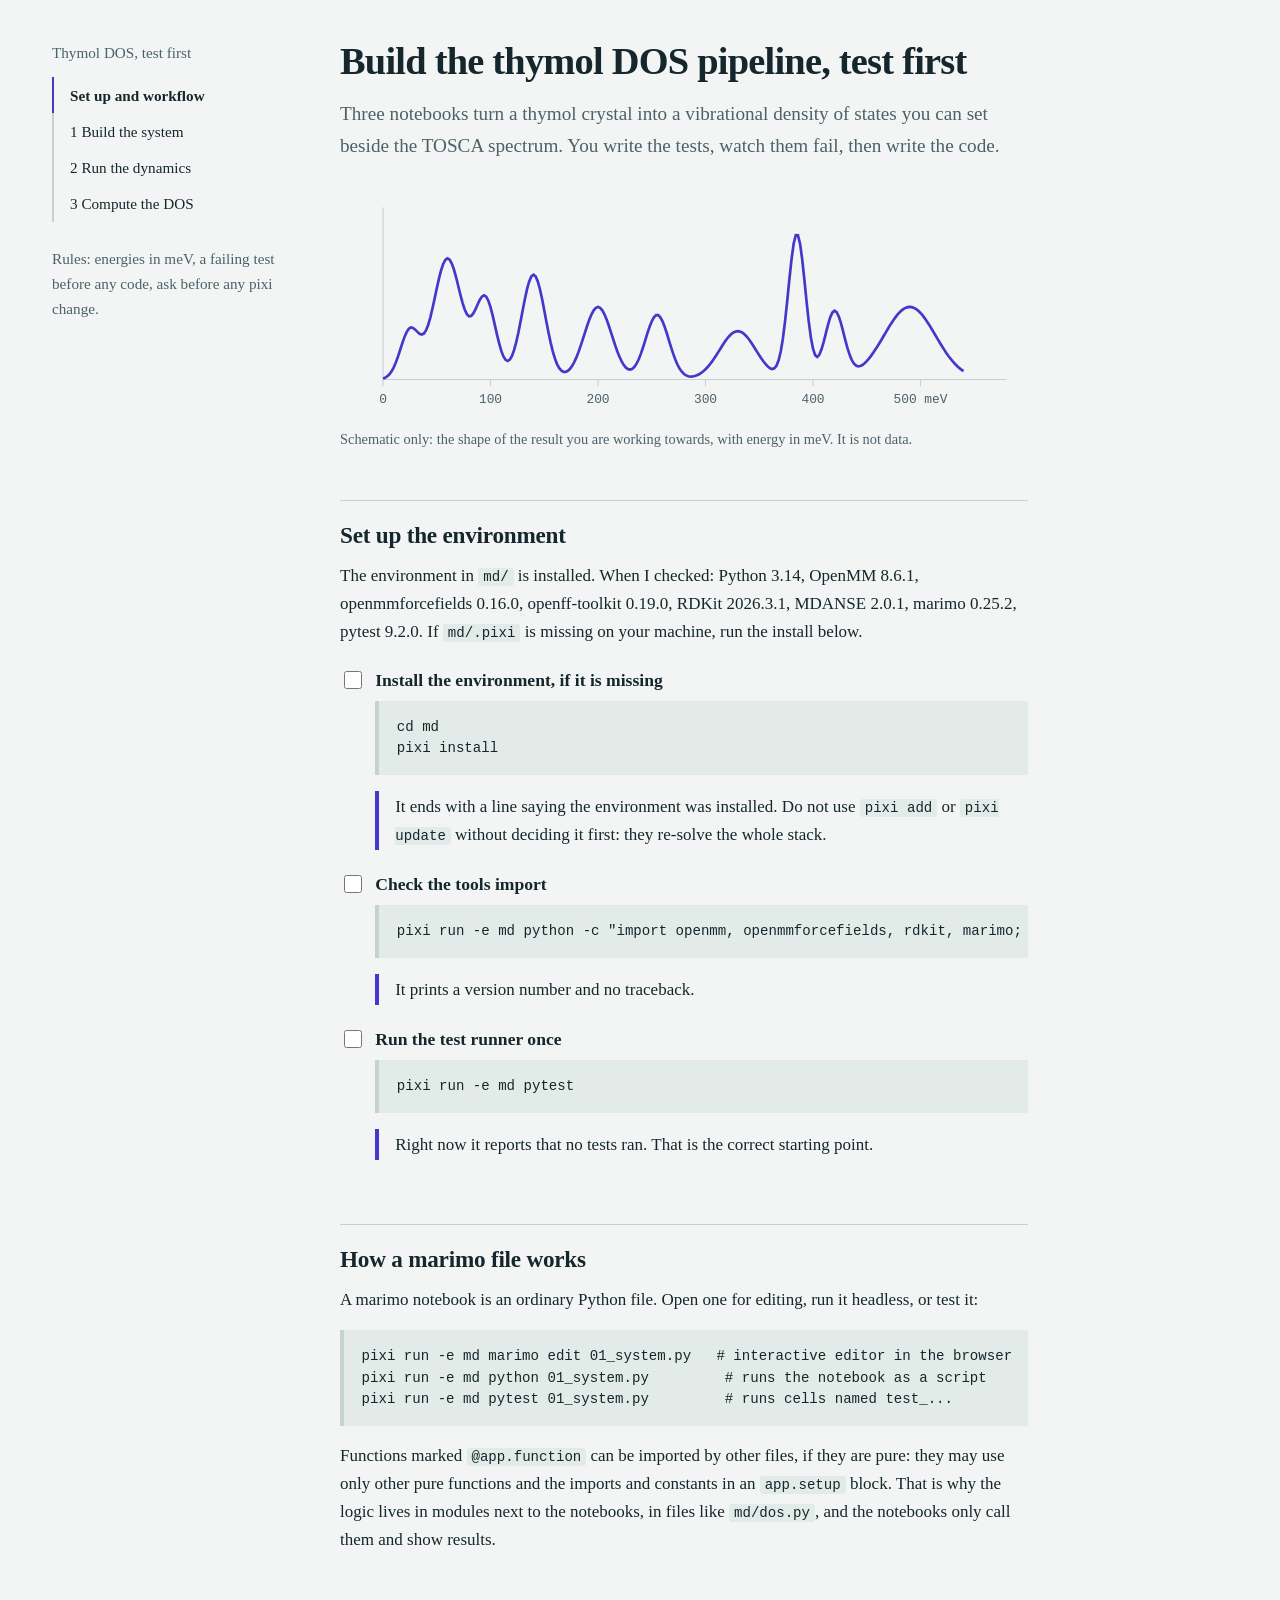
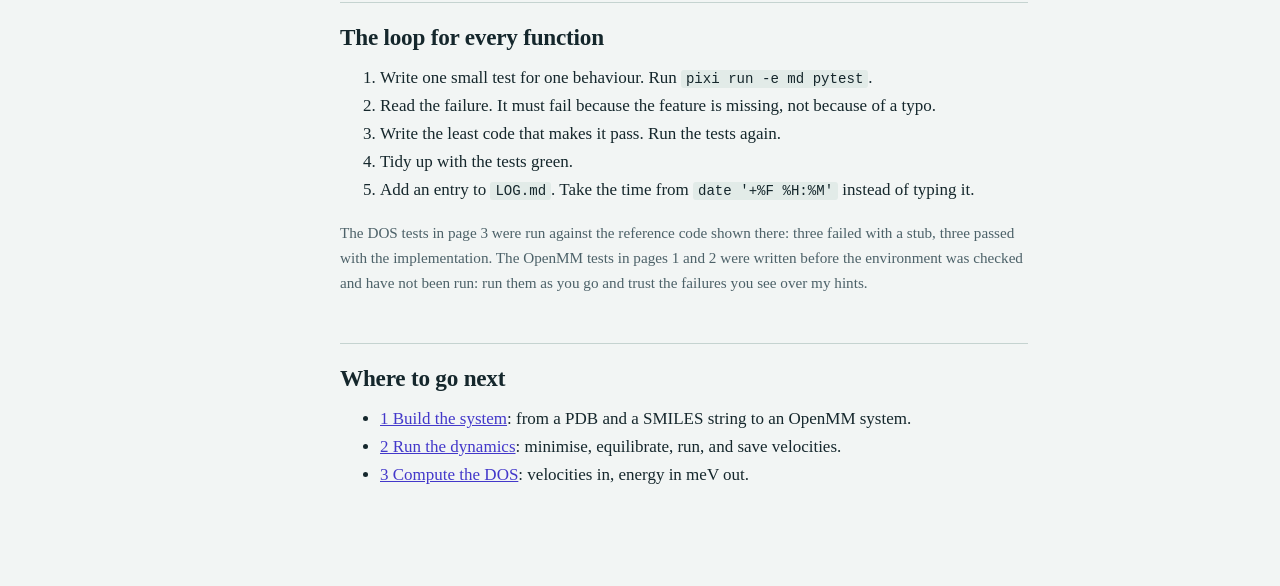
<file: docs/tutorials/index.html>
<!doctype html>
<html lang="en"><head><meta charset="utf-8"><meta name="viewport" content="width=device-width,initial-scale=1">
<title>Thymol DOS, test first</title><link rel="stylesheet" href="tutorial.css"></head>
<body><div class="shell"><nav class="rail" aria-label="Tutorial pages"><p>Thymol DOS, test first</p><ol>
<li><a href="index.html" aria-current="page">Set up and workflow</a></li>
<li><a href="01_system.html">1 Build the system</a></li>
<li><a href="02_run.html">2 Run the dynamics</a></li>
<li><a href="03_dos.html">3 Compute the DOS</a></li></ol>
<p>Rules: energies in meV, a failing test before any code, ask before any pixi change.</p></nav>
<main><h1>Build the thymol DOS pipeline, test first</h1>
<p class="lead">Three notebooks turn a thymol crystal into a vibrational density of states you can set beside the TOSCA spectrum. You write the tests, watch them fail, then write the code.</p>
<figure><svg viewBox="0 0 640 220" role="img" aria-label="Schematic density of states: intensity against energy in meV, with several peaks">
<rect x="0" y="0" width="640" height="220" fill="none"/>
<g stroke="var(--rule)" stroke-width="1" fill="none"><path d="M40 20V180H620"/>
<path d="M40 180v6M140 180v6M240 180v6M340 180v6M440 180v6M540 180v6"/></g>
<g fill="var(--muted)" font-size="12" font-family="ui-monospace,monospace" text-anchor="middle">
<text x="40" y="202">0</text><text x="140" y="202">100</text><text x="240" y="202">200</text><text x="340" y="202">300</text><text x="440" y="202">400</text><text x="540" y="202">500 meV</text></g>
<path d="M40 179.0 L42 178.3 L44 177.0 L46 175.1 L48 172.4 L50 168.7 L52 164.0 L54 158.5 L56 152.3 L58 146.1 L60 140.4 L62 135.9 L64 132.8 L66 131.6 L68 132.0 L70 133.6 L72 135.7 L74 137.5 L76 138.2 L78 137.3 L80 134.3 L82 129.3 L84 122.4 L86 114.0 L88 104.8 L90 95.4 L92 86.4 L94 78.6 L96 72.5 L98 68.7 L100 67.3 L102 68.5 L104 72.1 L106 77.7 L108 84.9 L110 93.0 L112 101.2 L114 108.7 L116 114.9 L118 119.2 L120 121.2 L122 120.9 L124 118.6 L126 114.8 L128 110.2 L130 106.0 L132 102.9 L134 101.7 L136 102.9 L138 106.7 L140 112.7 L142 120.4 L144 129.2 L146 138.0 L148 146.2 L150 153.2 L152 158.5 L154 161.7 L156 162.7 L158 161.5 L160 158.0 L162 152.5 L164 145.0 L166 136.0 L168 125.9 L170 115.3 L172 105.1 L174 95.9 L176 88.7 L178 84.1 L180 82.5 L182 84.1 L184 88.7 L186 96.0 L188 105.1 L190 115.5 L192 126.2 L194 136.5 L196 145.9 L198 154.1 L200 160.7 L202 165.9 L204 169.5 L206 171.8 L208 172.9 L210 172.9 L212 171.9 L214 170.0 L216 167.3 L218 163.6 L220 159.2 L222 154.1 L224 148.3 L226 142.2 L228 135.9 L230 129.8 L232 124.1 L234 119.3 L236 115.6 L238 113.3 L240 112.5 L242 113.3 L244 115.6 L246 119.3 L248 124.1 L250 129.8 L252 135.9 L254 142.1 L256 148.2 L258 153.9 L260 158.9 L262 163.2 L264 166.6 L266 169.0 L268 170.4 L270 170.8 L272 170.0 L274 168.1 L276 165.0 L278 160.9 L280 155.7 L282 149.8 L284 143.4 L286 136.9 L288 130.9 L290 125.8 L292 122.2 L294 120.2 L296 120.2 L298 122.2 L300 125.9 L302 131.0 L304 137.0 L306 143.6 L308 150.1 L310 156.2 L312 161.7 L314 166.3 L316 170.0 L318 172.8 L320 174.9 L322 176.2 L324 177.0 L326 177.3 L328 177.2 L330 176.8 L332 176.1 L334 175.1 L336 173.9 L338 172.3 L340 170.5 L342 168.4 L344 166.0 L346 163.4 L348 160.5 L350 157.5 L352 154.3 L354 151.1 L356 147.9 L358 144.9 L360 142.1 L362 139.7 L364 137.7 L366 136.2 L368 135.3 L370 135.0 L372 135.3 L374 136.2 L376 137.7 L378 139.7 L380 142.1 L382 144.9 L384 147.9 L386 151.1 L388 154.3 L390 157.5 L392 160.5 L394 163.3 L396 165.8 L398 168.0 L400 169.5 L402 170.2 L404 169.6 L406 167.2 L408 162.2 L410 153.9 L412 141.8 L414 126.0 L416 107.1 L418 87.1 L420 68.4 L422 53.7 L424 45.7 L426 45.8 L428 53.9 L430 68.6 L432 87.4 L434 107.3 L436 125.7 L438 140.7 L440 151.3 L442 157.3 L444 158.9 L446 156.8 L448 151.7 L450 144.7 L452 136.8 L454 128.9 L456 122.3 L458 117.8 L460 116.0 L462 117.3 L464 121.4 L466 127.6 L468 135.2 L470 143.1 L472 150.5 L474 156.8 L476 161.7 L478 165.0 L480 167.0 L482 167.7 L484 167.4 L486 166.5 L488 164.9 L490 162.9 L492 160.6 L494 158.0 L496 155.2 L498 152.2 L500 149.1 L502 145.8 L504 142.5 L506 139.1 L508 135.7 L510 132.3 L512 129.0 L514 126.0 L516 123.1 L518 120.4 L520 118.1 L522 116.1 L524 114.6 L526 113.4 L528 112.7 L530 112.5 L532 112.7 L534 113.4 L536 114.6 L538 116.1 L540 118.1 L542 120.4 L544 123.1 L546 126.0 L548 129.0 L550 132.3 L552 135.7 L554 139.1 L556 142.5 L558 145.8 L560 149.1 L562 152.2 L564 155.3 L566 158.1 L568 160.7 L570 163.2 L572 165.4 L574 167.4 L576 169.2 L578 170.9 L580 172.3" fill="none" stroke="var(--signal)" stroke-width="2.5"/></svg><figcaption>Schematic only: the shape of the result you are working towards, with energy in meV. It is not data.</figcaption></figure>
<h2>Set up the environment</h2>
<p>The environment in <code>md/</code> is installed. When I checked: Python 3.14, OpenMM 8.6.1, openmmforcefields 0.16.0, openff-toolkit 0.19.0, RDKit 2026.3.1, MDANSE 2.0.1, marimo 0.25.2, pytest 9.2.0. If <code>md/.pixi</code> is missing on your machine, run the install below.</p>
<section class="step"><input type="checkbox" aria-label="Done: Install the environment, if it is missing"><div><h3>Install the environment, if it is missing</h3><pre class=""><code>cd md
pixi install</code></pre><p class="expect">It ends with a line saying the environment was installed. Do not use <code>pixi add</code> or <code>pixi update</code> without deciding it first: they re-solve the whole stack.</p></div></section>
<section class="step"><input type="checkbox" aria-label="Done: Check the tools import"><div><h3>Check the tools import</h3><pre class=""><code>pixi run -e md python -c &quot;import openmm, openmmforcefields, rdkit, marimo; print(openmm.__version__)&quot;</code></pre><p class="expect">It prints a version number and no traceback.</p></div></section>
<section class="step"><input type="checkbox" aria-label="Done: Run the test runner once"><div><h3>Run the test runner once</h3><pre class=""><code>pixi run -e md pytest</code></pre><p class="expect">Right now it reports that no tests ran. That is the correct starting point.</p></div></section>
<h2>How a marimo file works</h2>
<p>A marimo notebook is an ordinary Python file. Open one for editing, run it headless, or test it:</p>
<pre class=""><code>pixi run -e md marimo edit 01_system.py   # interactive editor in the browser
pixi run -e md python 01_system.py         # runs the notebook as a script
pixi run -e md pytest 01_system.py         # runs cells named test_...</code></pre>
<p>Functions marked <code>@app.function</code> can be imported by other files, if they are pure: they may use only other pure functions and the imports and constants in an <code>app.setup</code> block. That is why the logic lives in modules next to the notebooks, in files like <code>md/dos.py</code>, and the notebooks only call them and show results.</p>
<h2>The loop for every function</h2>
<ol>
<li>Write one small test for one behaviour. Run <code>pixi run -e md pytest</code>.</li>
<li>Read the failure. It must fail because the feature is missing, not because of a typo.</li>
<li>Write the least code that makes it pass. Run the tests again.</li>
<li>Tidy up with the tests green.</li>
<li>Add an entry to <code>LOG.md</code>. Take the time from <code>date '+%F %H:%M'</code> instead of typing it.</li>
</ol>
<p class="note">The DOS tests in page 3 were run against the reference code shown there: three failed with a stub, three passed with the implementation. The OpenMM tests in pages 1 and 2 were written before the environment was checked and have not been run: run them as you go and trust the failures you see over my hints.</p>
<h2>Where to go next</h2>
<ul><li><a href="01_system.html">1 Build the system</a>: from a PDB and a SMILES string to an OpenMM system.</li>
<li><a href="02_run.html">2 Run the dynamics</a>: minimise, equilibrate, run, and save velocities.</li>
<li><a href="03_dos.html">3 Compute the DOS</a>: velocities in, energy in meV out.</li></ul></main></div><script src="progress.js"></script></body></html>
</file>
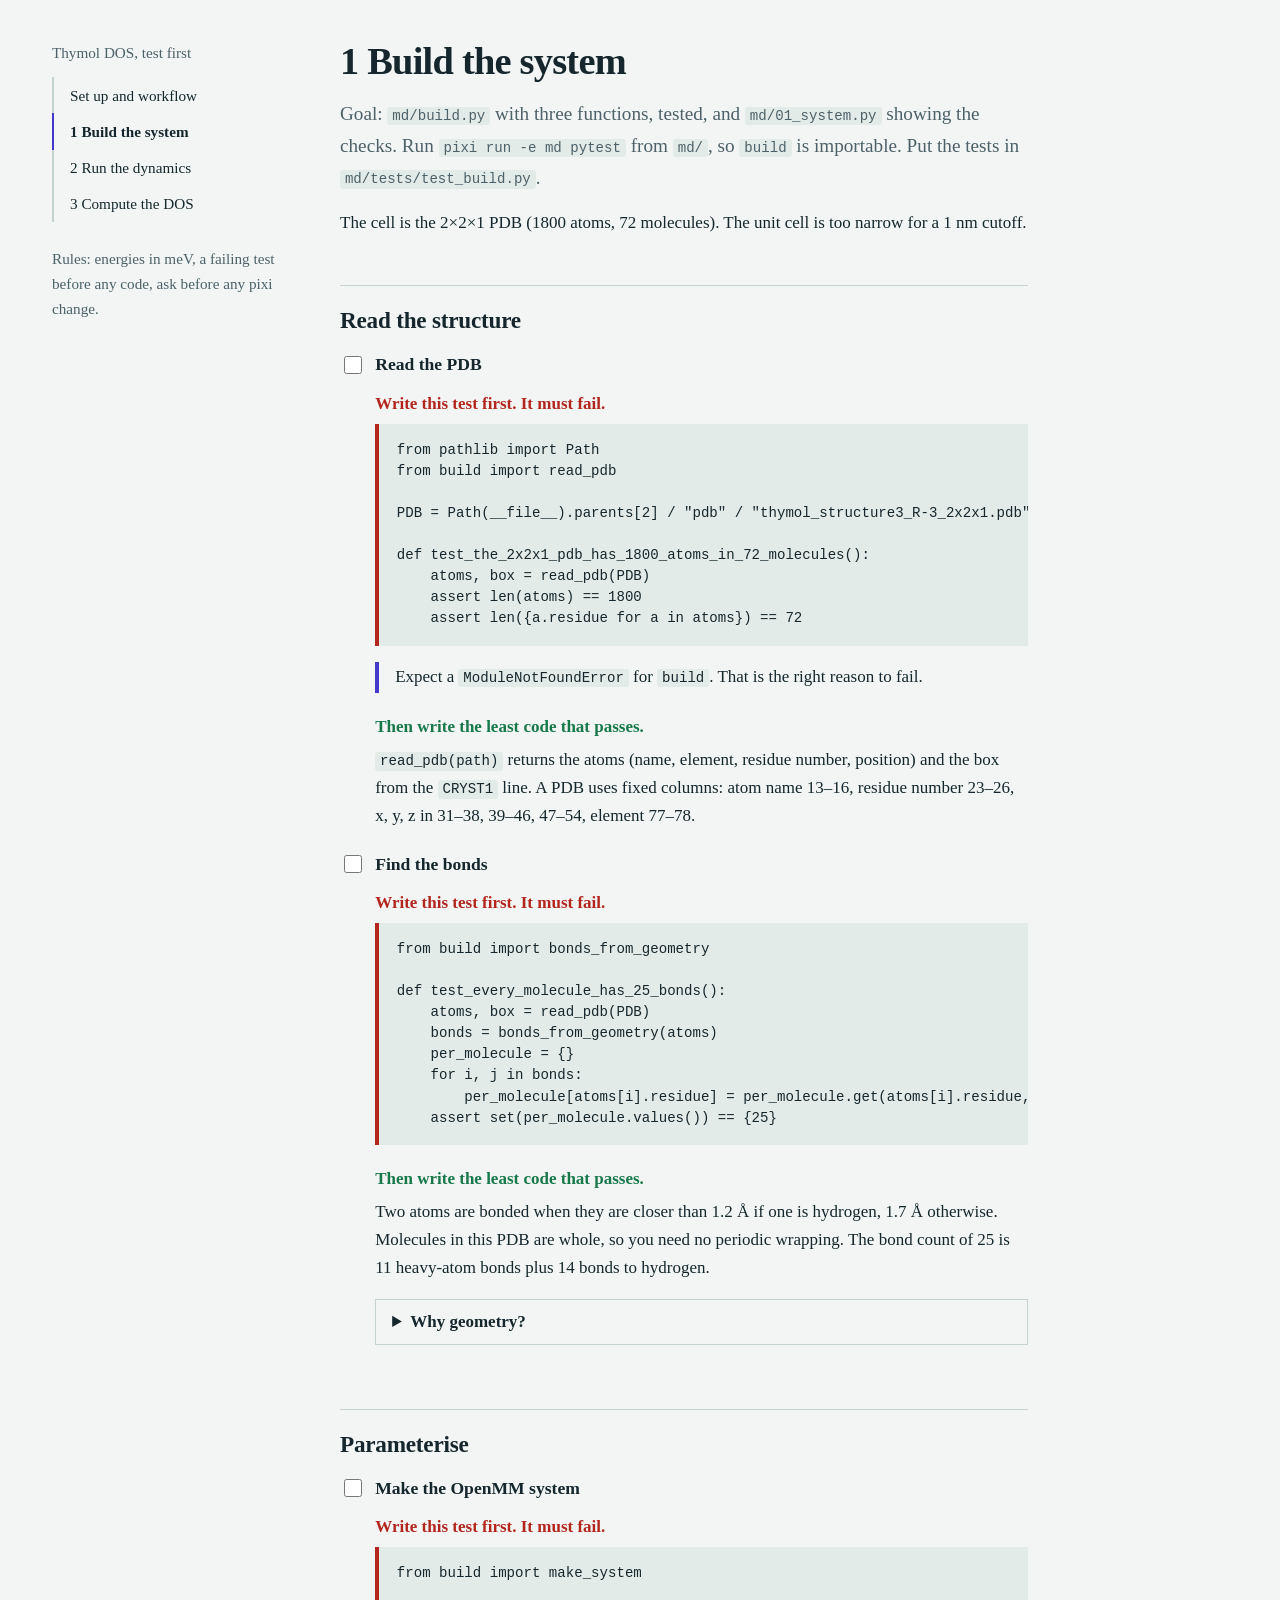
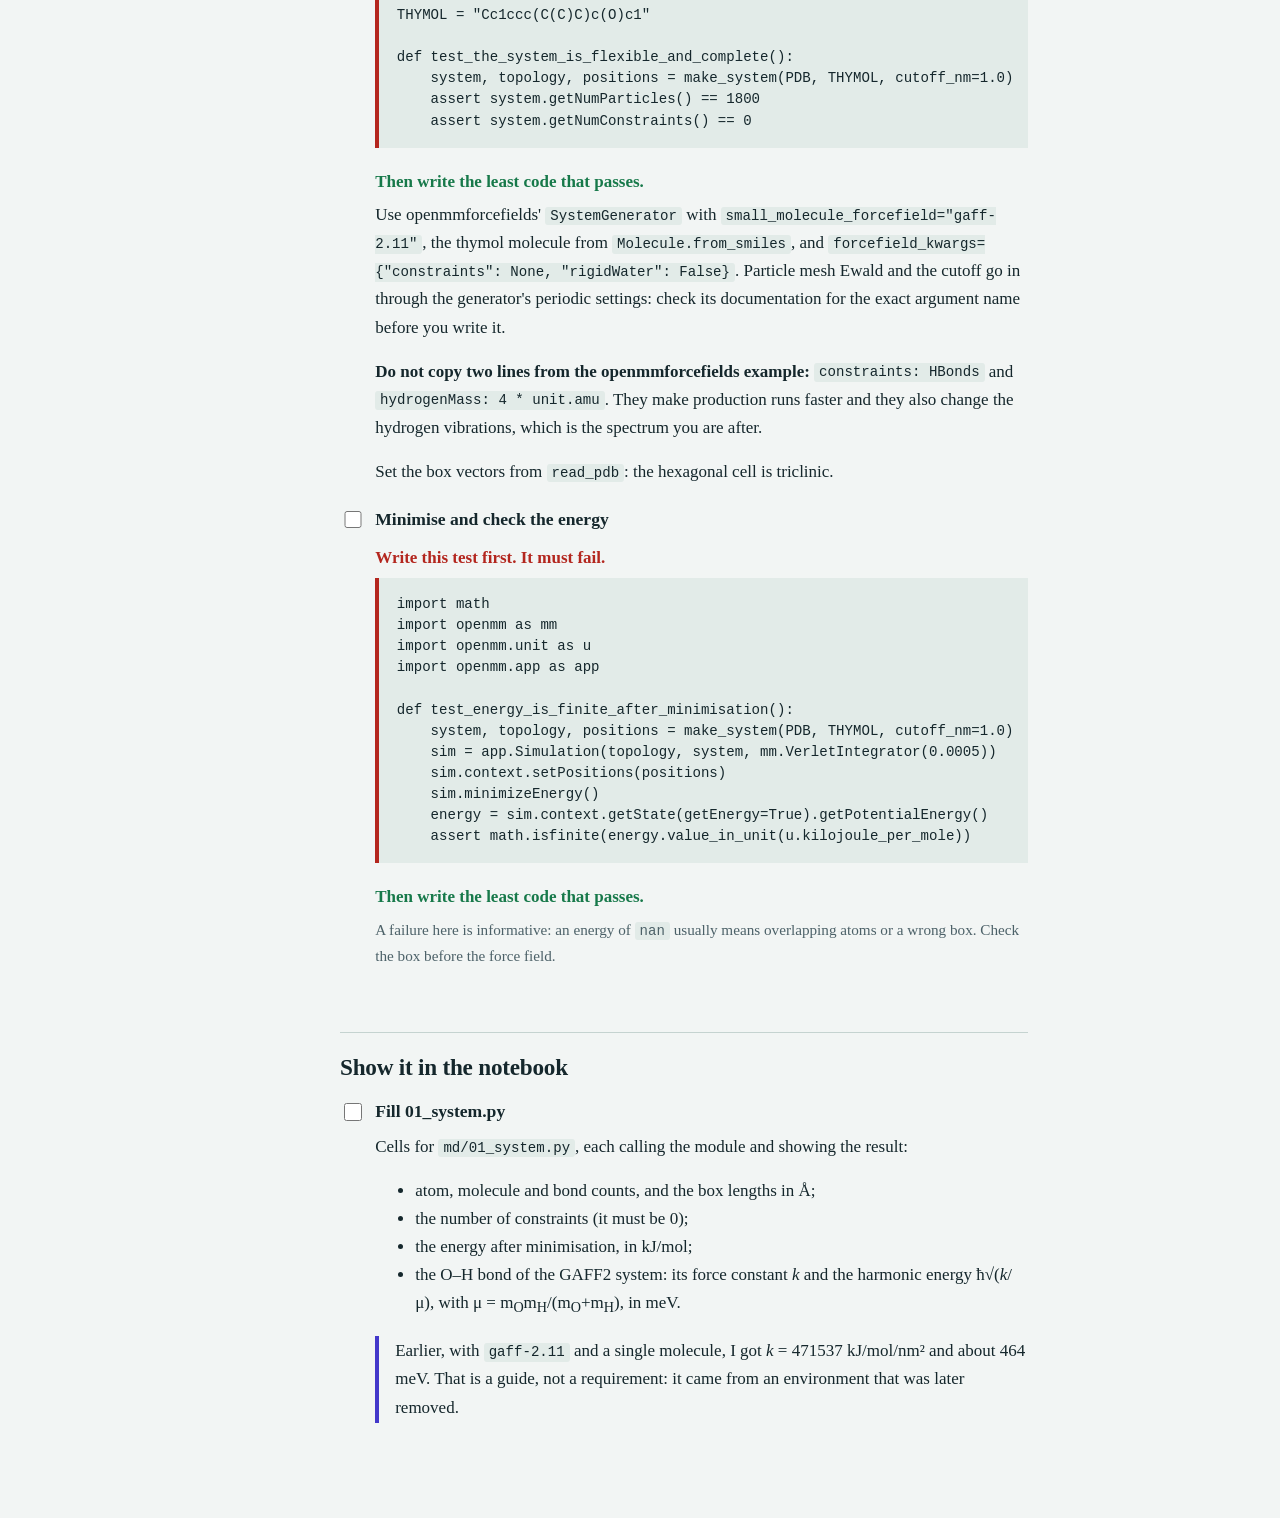
<file: docs/tutorials/01_system.html>
<!doctype html>
<html lang="en"><head><meta charset="utf-8"><meta name="viewport" content="width=device-width,initial-scale=1">
<title>1 Build the system</title><link rel="stylesheet" href="tutorial.css"></head>
<body><div class="shell"><nav class="rail" aria-label="Tutorial pages"><p>Thymol DOS, test first</p><ol>
<li><a href="index.html">Set up and workflow</a></li>
<li><a href="01_system.html" aria-current="page">1 Build the system</a></li>
<li><a href="02_run.html">2 Run the dynamics</a></li>
<li><a href="03_dos.html">3 Compute the DOS</a></li></ol>
<p>Rules: energies in meV, a failing test before any code, ask before any pixi change.</p></nav>
<main><h1>1 Build the system</h1>
<p class="lead">Goal: <code>md/build.py</code> with three functions, tested, and <code>md/01_system.py</code> showing the checks. Run <code>pixi run -e md pytest</code> from <code>md/</code>, so <code>build</code> is importable. Put the tests in <code>md/tests/test_build.py</code>.</p>
<p>The cell is the 2×2×1 PDB (1800 atoms, 72 molecules). The unit cell is too narrow for a 1 nm cutoff.</p>
<h2>Read the structure</h2>
<section class="step"><input type="checkbox" aria-label="Done: Read the PDB"><div><h3>Read the PDB</h3><span class="tag red">Write this test first. It must fail.</span><pre class="red"><code>from pathlib import Path
from build import read_pdb

PDB = Path(__file__).parents[2] / &quot;pdb&quot; / &quot;thymol_structure3_R-3_2x2x1.pdb&quot;

def test_the_2x2x1_pdb_has_1800_atoms_in_72_molecules():
    atoms, box = read_pdb(PDB)
    assert len(atoms) == 1800
    assert len({a.residue for a in atoms}) == 72</code></pre><p class="expect">Expect a <code>ModuleNotFoundError</code> for <code>build</code>. That is the right reason to fail.</p><span class="tag green">Then write the least code that passes.</span><p><code>read_pdb(path)</code> returns the atoms (name, element, residue number, position) and the box from the <code>CRYST1</code> line. A PDB uses fixed columns: atom name 13–16, residue number 23–26, x, y, z in 31–38, 39–46, 47–54, element 77–78.</p></div></section>
<section class="step"><input type="checkbox" aria-label="Done: Find the bonds"><div><h3>Find the bonds</h3><span class="tag red">Write this test first. It must fail.</span><pre class="red"><code>from build import bonds_from_geometry

def test_every_molecule_has_25_bonds():
    atoms, box = read_pdb(PDB)
    bonds = bonds_from_geometry(atoms)
    per_molecule = {}
    for i, j in bonds:
        per_molecule[atoms[i].residue] = per_molecule.get(atoms[i].residue, 0) + 1
    assert set(per_molecule.values()) == {25}</code></pre><span class="tag green">Then write the least code that passes.</span><p>Two atoms are bonded when they are closer than 1.2 Å if one is hydrogen, 1.7 Å otherwise. Molecules in this PDB are whole, so you need no periodic wrapping. The bond count of 25 is 11 heavy-atom bonds plus 14 bonds to hydrogen.</p><details><summary>Why geometry?</summary>The PDB has no bond records, and OpenMM cannot guess bonds for a residue it does not know. Without bonds the parameter generator cannot match the molecule.</details></div></section>
<h2>Parameterise</h2>
<section class="step"><input type="checkbox" aria-label="Done: Make the OpenMM system"><div><h3>Make the OpenMM system</h3><span class="tag red">Write this test first. It must fail.</span><pre class="red"><code>from build import make_system

THYMOL = &quot;Cc1ccc(C(C)C)c(O)c1&quot;

def test_the_system_is_flexible_and_complete():
    system, topology, positions = make_system(PDB, THYMOL, cutoff_nm=1.0)
    assert system.getNumParticles() == 1800
    assert system.getNumConstraints() == 0</code></pre><span class="tag green">Then write the least code that passes.</span><p>Use openmmforcefields' <code>SystemGenerator</code> with <code>small_molecule_forcefield="gaff-2.11"</code>, the thymol molecule from <code>Molecule.from_smiles</code>, and <code>forcefield_kwargs={"constraints": None, "rigidWater": False}</code>. Particle mesh Ewald and the cutoff go in through the generator's periodic settings: check its documentation for the exact argument name before you write it.</p>
<p><strong>Do not copy two lines from the openmmforcefields example:</strong> <code>constraints: HBonds</code> and <code>hydrogenMass: 4 * unit.amu</code>. They make production runs faster and they also change the hydrogen vibrations, which is the spectrum you are after.</p>
<p>Set the box vectors from <code>read_pdb</code>: the hexagonal cell is triclinic.</p></div></section>
<section class="step"><input type="checkbox" aria-label="Done: Minimise and check the energy"><div><h3>Minimise and check the energy</h3><span class="tag red">Write this test first. It must fail.</span><pre class="red"><code>import math
import openmm as mm
import openmm.unit as u
import openmm.app as app

def test_energy_is_finite_after_minimisation():
    system, topology, positions = make_system(PDB, THYMOL, cutoff_nm=1.0)
    sim = app.Simulation(topology, system, mm.VerletIntegrator(0.0005))
    sim.context.setPositions(positions)
    sim.minimizeEnergy()
    energy = sim.context.getState(getEnergy=True).getPotentialEnergy()
    assert math.isfinite(energy.value_in_unit(u.kilojoule_per_mole))</code></pre><span class="tag green">Then write the least code that passes.</span><p class="note">A failure here is informative: an energy of <code>nan</code> usually means overlapping atoms or a wrong box. Check the box before the force field.</p></div></section>
<h2>Show it in the notebook</h2>
<section class="step"><input type="checkbox" aria-label="Done: Fill 01_system.py"><div><h3>Fill 01_system.py</h3><p>Cells for <code>md/01_system.py</code>, each calling the module and showing the result:</p>
<ul><li>atom, molecule and bond counts, and the box lengths in Å;</li><li>the number of constraints (it must be 0);</li><li>the energy after minimisation, in kJ/mol;</li><li>the O–H bond of the GAFF2 system: its force constant <em>k</em> and the harmonic energy ħ√(<em>k</em>/μ), with μ = m<sub>O</sub>m<sub>H</sub>/(m<sub>O</sub>+m<sub>H</sub>), in meV.</li></ul>
<p class="expect">Earlier, with <code>gaff-2.11</code> and a single molecule, I got <em>k</em> = 471537 kJ/mol/nm² and about 464 meV. That is a guide, not a requirement: it came from an environment that was later removed.</p></div></section></main></div><script src="progress.js"></script></body></html>
</file>
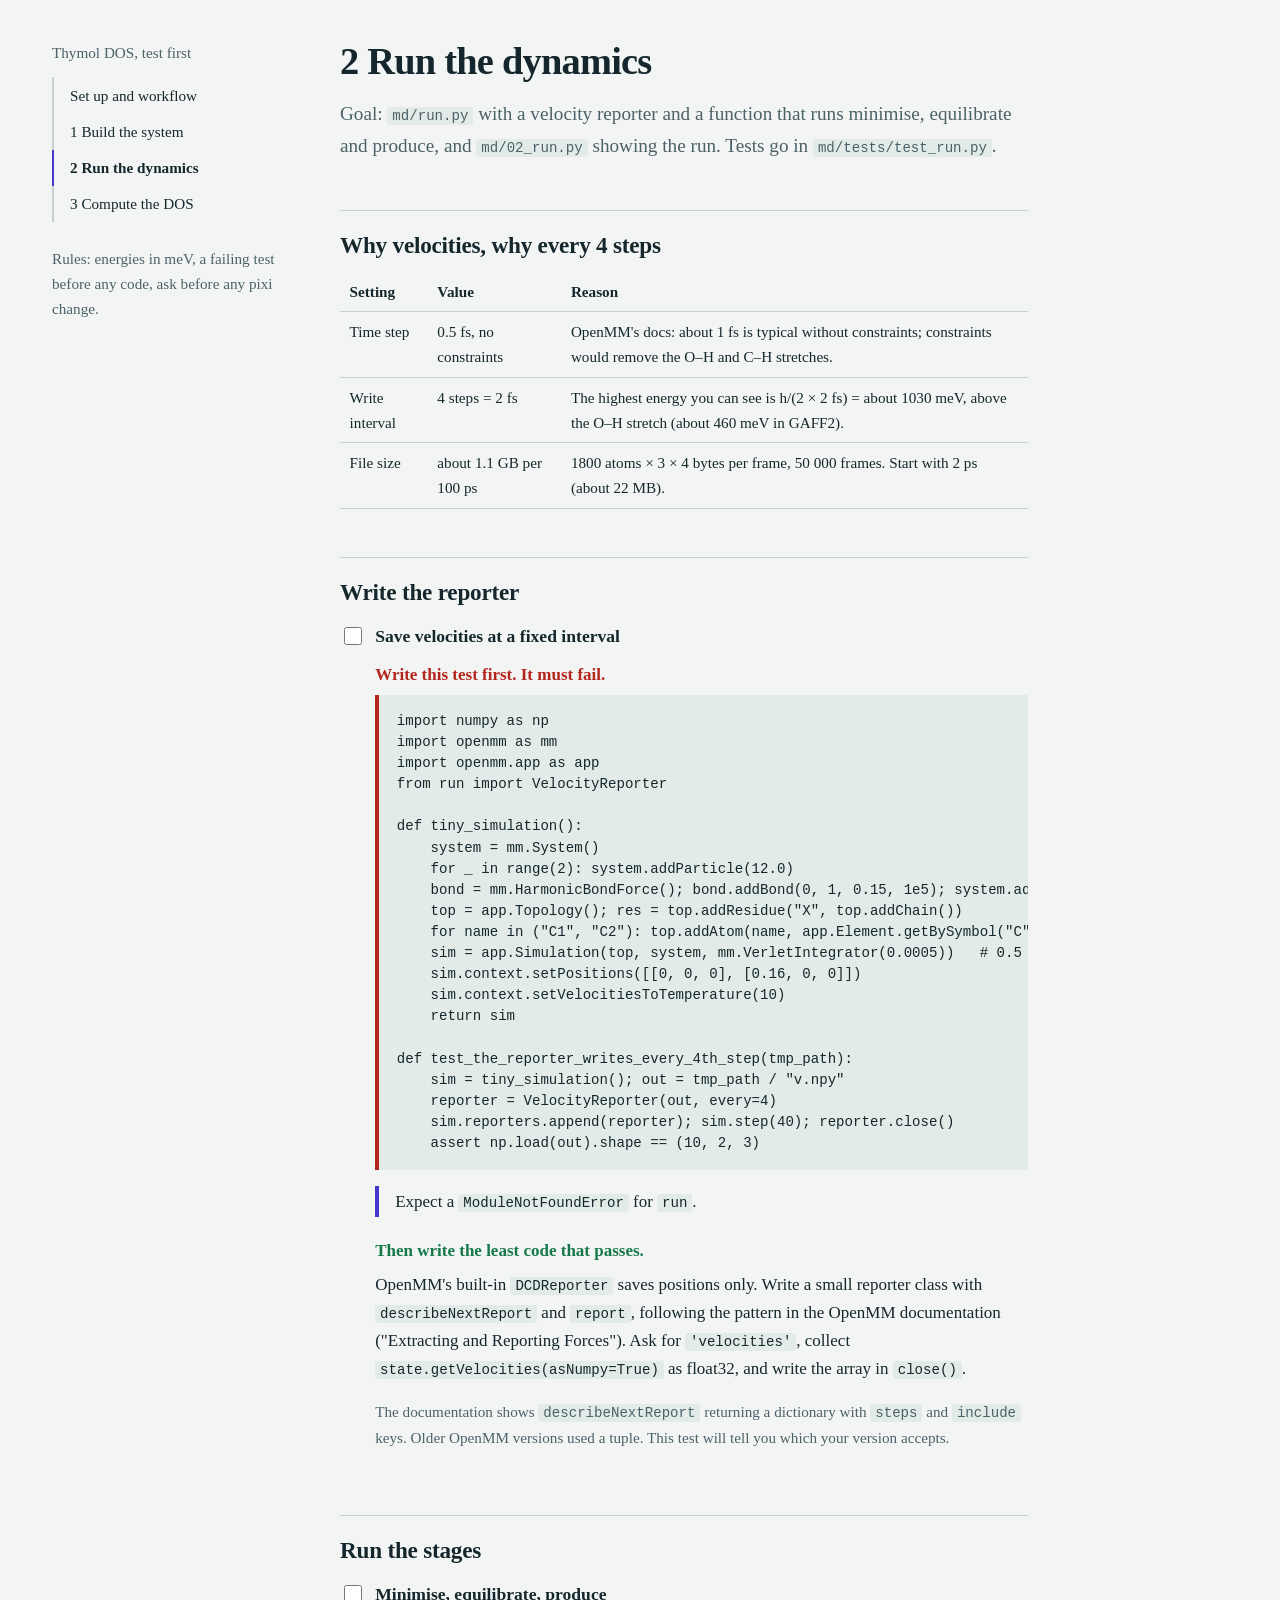
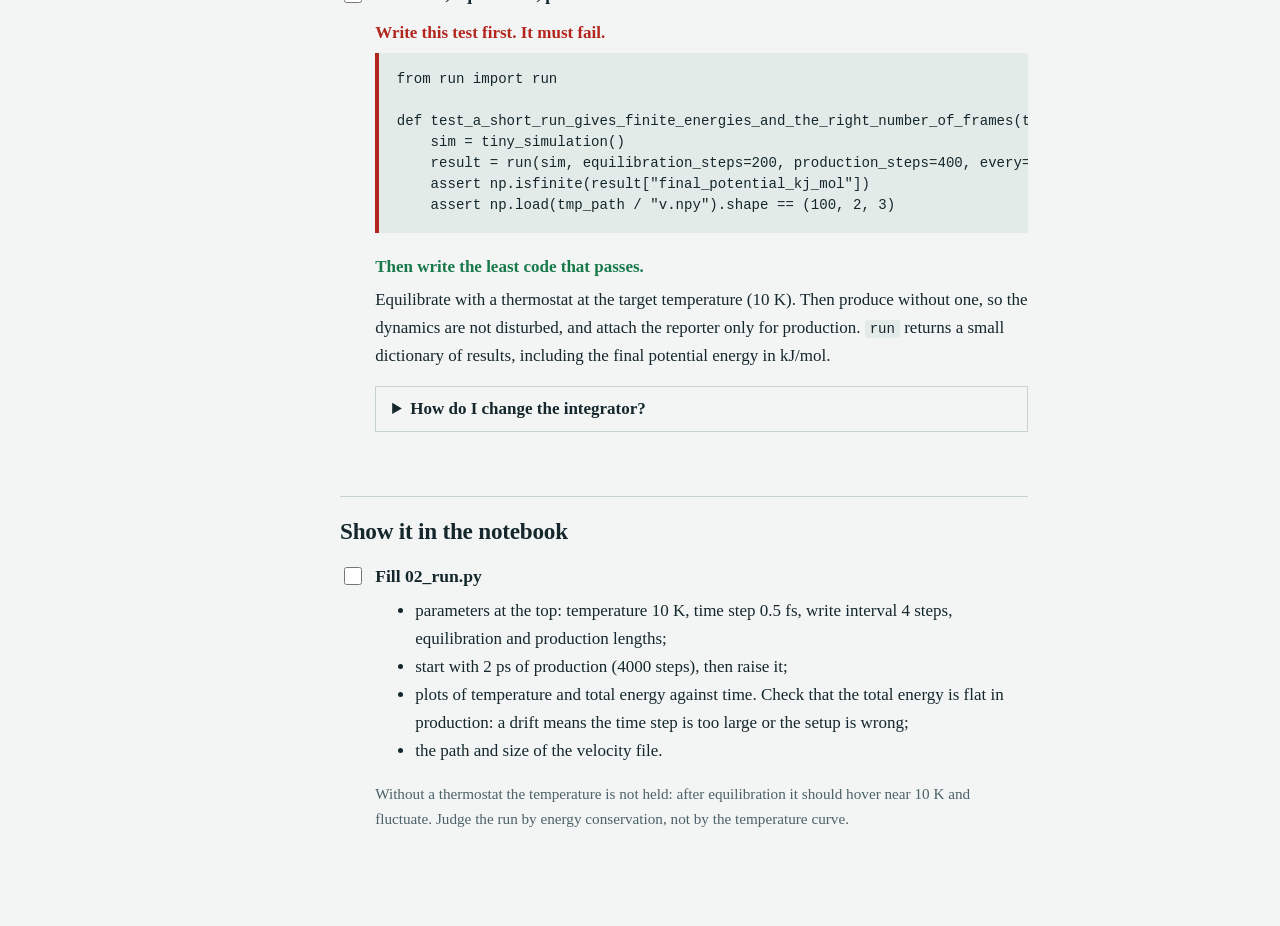
<file: docs/tutorials/02_run.html>
<!doctype html>
<html lang="en"><head><meta charset="utf-8"><meta name="viewport" content="width=device-width,initial-scale=1">
<title>2 Run the dynamics</title><link rel="stylesheet" href="tutorial.css"></head>
<body><div class="shell"><nav class="rail" aria-label="Tutorial pages"><p>Thymol DOS, test first</p><ol>
<li><a href="index.html">Set up and workflow</a></li>
<li><a href="01_system.html">1 Build the system</a></li>
<li><a href="02_run.html" aria-current="page">2 Run the dynamics</a></li>
<li><a href="03_dos.html">3 Compute the DOS</a></li></ol>
<p>Rules: energies in meV, a failing test before any code, ask before any pixi change.</p></nav>
<main><h1>2 Run the dynamics</h1>
<p class="lead">Goal: <code>md/run.py</code> with a velocity reporter and a function that runs minimise, equilibrate and produce, and <code>md/02_run.py</code> showing the run. Tests go in <code>md/tests/test_run.py</code>.</p>
<h2>Why velocities, why every 4 steps</h2>
<table><tr><th>Setting</th><th>Value</th><th>Reason</th></tr>
<tr><td>Time step</td><td>0.5 fs, no constraints</td><td>OpenMM's docs: about 1 fs is typical without constraints; constraints would remove the O–H and C–H stretches.</td></tr>
<tr><td>Write interval</td><td>4 steps = 2 fs</td><td>The highest energy you can see is h/(2 × 2 fs) = about 1030 meV, above the O–H stretch (about 460 meV in GAFF2).</td></tr>
<tr><td>File size</td><td>about 1.1 GB per 100 ps</td><td>1800 atoms × 3 × 4 bytes per frame, 50 000 frames. Start with 2 ps (about 22 MB).</td></tr></table>
<h2>Write the reporter</h2>
<section class="step"><input type="checkbox" aria-label="Done: Save velocities at a fixed interval"><div><h3>Save velocities at a fixed interval</h3><span class="tag red">Write this test first. It must fail.</span><pre class="red"><code>import numpy as np
import openmm as mm
import openmm.app as app
from run import VelocityReporter

def tiny_simulation():
    system = mm.System()
    for _ in range(2): system.addParticle(12.0)
    bond = mm.HarmonicBondForce(); bond.addBond(0, 1, 0.15, 1e5); system.addForce(bond)
    top = app.Topology(); res = top.addResidue(&quot;X&quot;, top.addChain())
    for name in (&quot;C1&quot;, &quot;C2&quot;): top.addAtom(name, app.Element.getBySymbol(&quot;C&quot;), res)
    sim = app.Simulation(top, system, mm.VerletIntegrator(0.0005))   # 0.5 fs, in ps
    sim.context.setPositions([[0, 0, 0], [0.16, 0, 0]])
    sim.context.setVelocitiesToTemperature(10)
    return sim

def test_the_reporter_writes_every_4th_step(tmp_path):
    sim = tiny_simulation(); out = tmp_path / &quot;v.npy&quot;
    reporter = VelocityReporter(out, every=4)
    sim.reporters.append(reporter); sim.step(40); reporter.close()
    assert np.load(out).shape == (10, 2, 3)</code></pre><p class="expect">Expect a <code>ModuleNotFoundError</code> for <code>run</code>.</p><span class="tag green">Then write the least code that passes.</span><p>OpenMM's built-in <code>DCDReporter</code> saves positions only. Write a small reporter class with <code>describeNextReport</code> and <code>report</code>, following the pattern in the OpenMM documentation ("Extracting and Reporting Forces"). Ask for <code>'velocities'</code>, collect <code>state.getVelocities(asNumpy=True)</code> as float32, and write the array in <code>close()</code>.</p>
<p class="note">The documentation shows <code>describeNextReport</code> returning a dictionary with <code>steps</code> and <code>include</code> keys. Older OpenMM versions used a tuple. This test will tell you which your version accepts.</p></div></section>
<h2>Run the stages</h2>
<section class="step"><input type="checkbox" aria-label="Done: Minimise, equilibrate, produce"><div><h3>Minimise, equilibrate, produce</h3><span class="tag red">Write this test first. It must fail.</span><pre class="red"><code>from run import run

def test_a_short_run_gives_finite_energies_and_the_right_number_of_frames(tmp_path):
    sim = tiny_simulation()
    result = run(sim, equilibration_steps=200, production_steps=400, every=4, velocity_file=tmp_path / &quot;v.npy&quot;)
    assert np.isfinite(result[&quot;final_potential_kj_mol&quot;])
    assert np.load(tmp_path / &quot;v.npy&quot;).shape == (100, 2, 3)</code></pre><span class="tag green">Then write the least code that passes.</span><p>Equilibrate with a thermostat at the target temperature (10 K). Then produce without one, so the dynamics are not disturbed, and attach the reporter only for production. <code>run</code> returns a small dictionary of results, including the final potential energy in kJ/mol.</p>
<details><summary>How do I change the integrator?</summary>Build a new <code>Simulation</code> for production from the same system, topology and the equilibrated positions and velocities. Do not copy the state through text files.</details></div></section>
<h2>Show it in the notebook</h2>
<section class="step"><input type="checkbox" aria-label="Done: Fill 02_run.py"><div><h3>Fill 02_run.py</h3><ul><li>parameters at the top: temperature 10 K, time step 0.5 fs, write interval 4 steps, equilibration and production lengths;</li>
<li>start with 2 ps of production (4000 steps), then raise it;</li>
<li>plots of temperature and total energy against time. Check that the total energy is flat in production: a drift means the time step is too large or the setup is wrong;</li>
<li>the path and size of the velocity file.</li></ul>
<p class="note">Without a thermostat the temperature is not held: after equilibration it should hover near 10 K and fluctuate. Judge the run by energy conservation, not by the temperature curve.</p></div></section></main></div><script src="progress.js"></script></body></html>
</file>
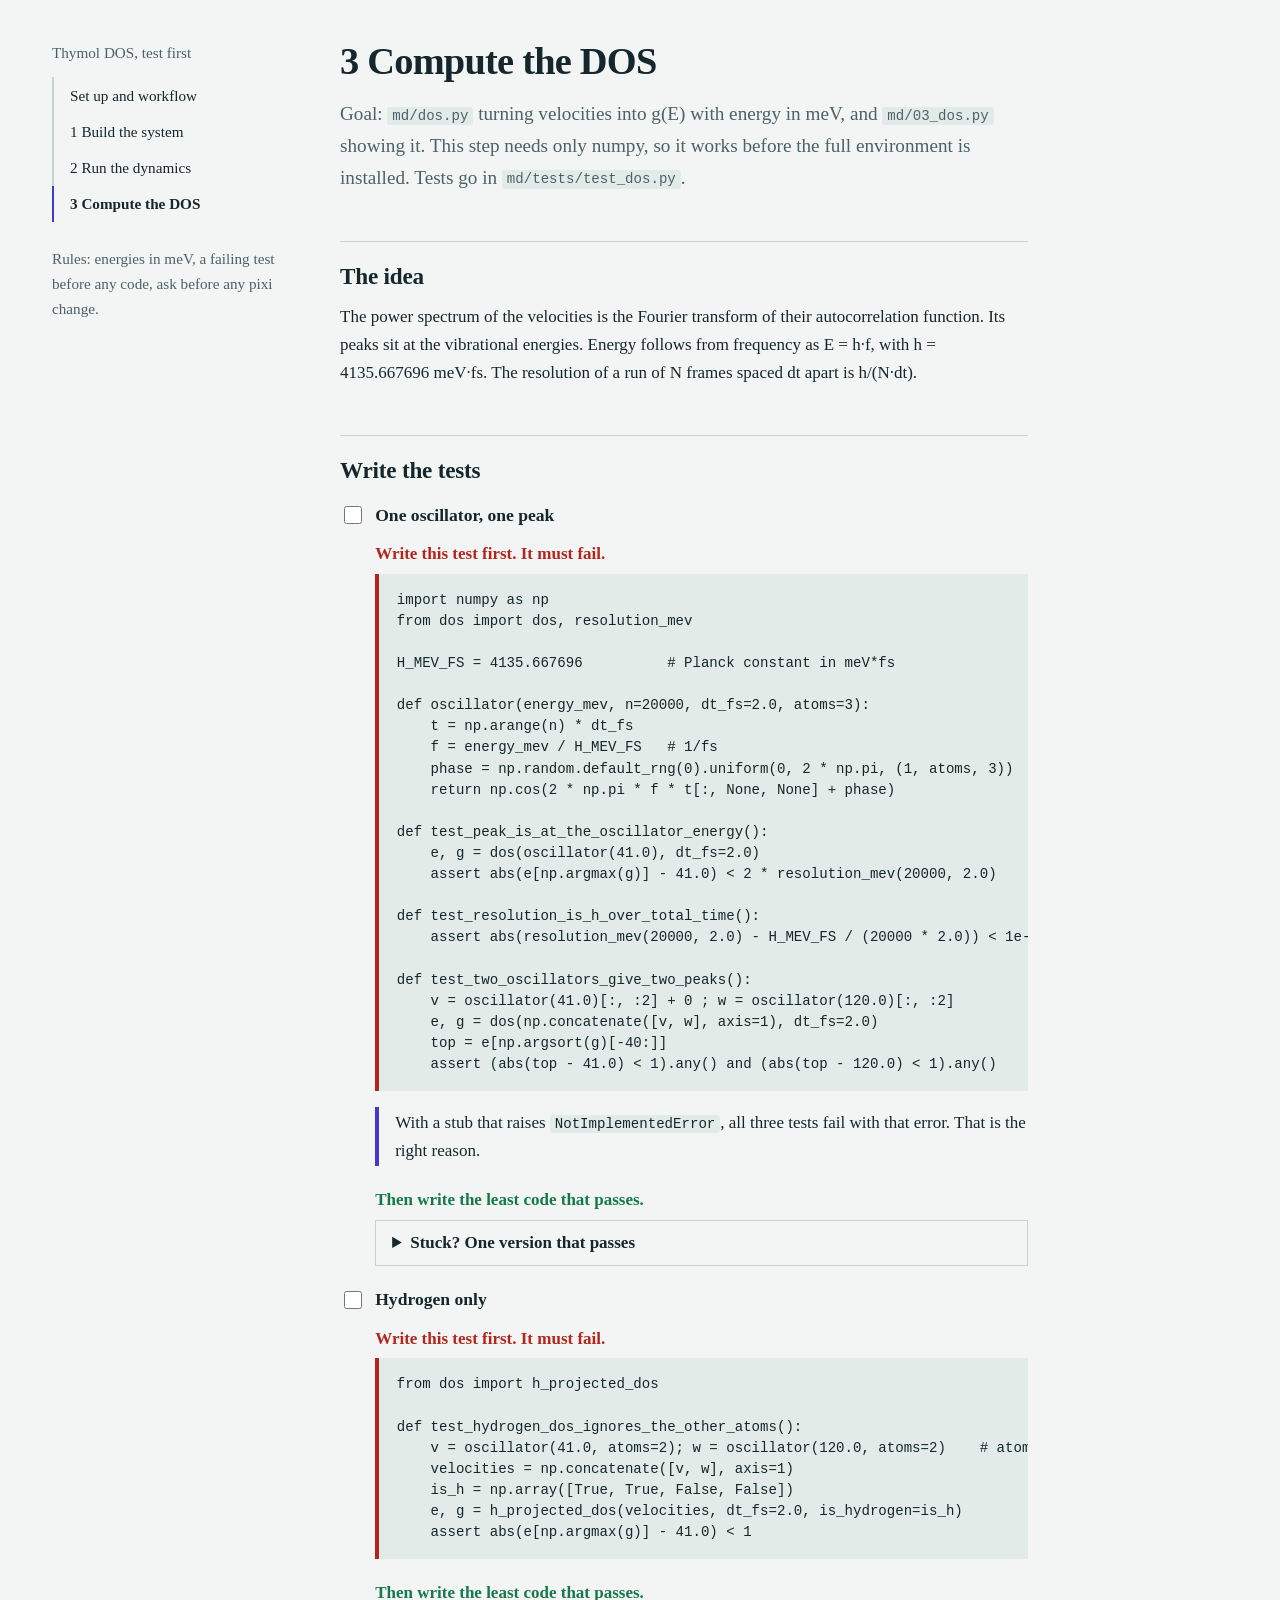
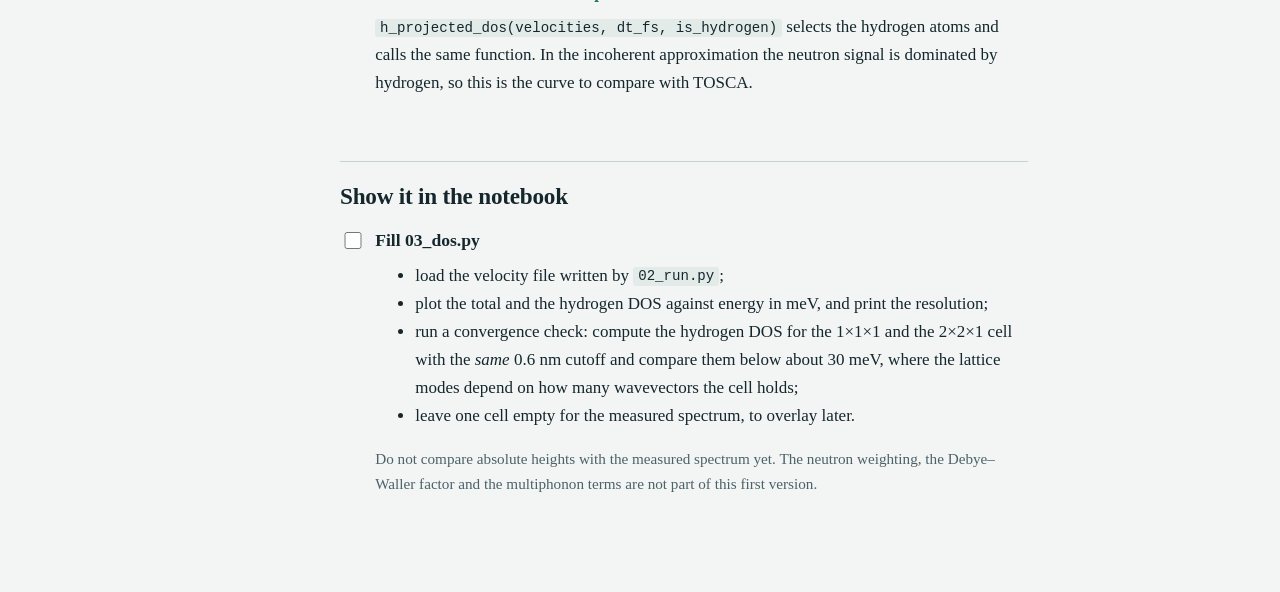
<file: docs/tutorials/03_dos.html>
<!doctype html>
<html lang="en"><head><meta charset="utf-8"><meta name="viewport" content="width=device-width,initial-scale=1">
<title>3 Compute the DOS</title><link rel="stylesheet" href="tutorial.css"></head>
<body><div class="shell"><nav class="rail" aria-label="Tutorial pages"><p>Thymol DOS, test first</p><ol>
<li><a href="index.html">Set up and workflow</a></li>
<li><a href="01_system.html">1 Build the system</a></li>
<li><a href="02_run.html">2 Run the dynamics</a></li>
<li><a href="03_dos.html" aria-current="page">3 Compute the DOS</a></li></ol>
<p>Rules: energies in meV, a failing test before any code, ask before any pixi change.</p></nav>
<main><h1>3 Compute the DOS</h1>
<p class="lead">Goal: <code>md/dos.py</code> turning velocities into g(E) with energy in meV, and <code>md/03_dos.py</code> showing it. This step needs only numpy, so it works before the full environment is installed. Tests go in <code>md/tests/test_dos.py</code>.</p>
<h2>The idea</h2>
<p>The power spectrum of the velocities is the Fourier transform of their autocorrelation function. Its peaks sit at the vibrational energies. Energy follows from frequency as E = h·f, with h = 4135.667696 meV·fs. The resolution of a run of N frames spaced dt apart is h/(N·dt).</p>
<h2>Write the tests</h2>
<section class="step"><input type="checkbox" aria-label="Done: One oscillator, one peak"><div><h3>One oscillator, one peak</h3><span class="tag red">Write this test first. It must fail.</span><pre class="red"><code>import numpy as np
from dos import dos, resolution_mev

H_MEV_FS = 4135.667696          # Planck constant in meV*fs

def oscillator(energy_mev, n=20000, dt_fs=2.0, atoms=3):
    t = np.arange(n) * dt_fs
    f = energy_mev / H_MEV_FS   # 1/fs
    phase = np.random.default_rng(0).uniform(0, 2 * np.pi, (1, atoms, 3))
    return np.cos(2 * np.pi * f * t[:, None, None] + phase)

def test_peak_is_at_the_oscillator_energy():
    e, g = dos(oscillator(41.0), dt_fs=2.0)
    assert abs(e[np.argmax(g)] - 41.0) &lt; 2 * resolution_mev(20000, 2.0)

def test_resolution_is_h_over_total_time():
    assert abs(resolution_mev(20000, 2.0) - H_MEV_FS / (20000 * 2.0)) &lt; 1e-9

def test_two_oscillators_give_two_peaks():
    v = oscillator(41.0)[:, :2] + 0 ; w = oscillator(120.0)[:, :2]
    e, g = dos(np.concatenate([v, w], axis=1), dt_fs=2.0)
    top = e[np.argsort(g)[-40:]]
    assert (abs(top - 41.0) &lt; 1).any() and (abs(top - 120.0) &lt; 1).any()</code></pre><p class="expect">With a stub that raises <code>NotImplementedError</code>, all three tests fail with that error. That is the right reason.</p><span class="tag green">Then write the least code that passes.</span><details><summary>Stuck? One version that passes</summary><pre class="green"><code>import numpy as np

H_MEV_FS = 4135.667696          # Planck constant in meV*fs

def resolution_mev(n_frames, dt_fs):
    return H_MEV_FS / (n_frames * dt_fs)

def dos(velocities, dt_fs):
    &quot;&quot;&quot;velocities: (n_frames, n_atoms, 3). Returns energy in meV and g(E) normalised to area 1.&quot;&quot;&quot;
    n = len(velocities)
    x = velocities.reshape(n, -1)
    x = (x - x.mean(0)) * np.hanning(n)[:, None]        # remove drift, taper the ends
    g = (np.abs(np.fft.rfft(x, axis=0)) ** 2).sum(1)     # power spectrum = Fourier transform of the VACF
    e = np.fft.rfftfreq(n, d=dt_fs) * H_MEV_FS
    return e, g / np.trapezoid(g, e)</code></pre><p class="note">With the reference version, all three tests passed in a numpy-only run. Try writing yours first.</p></details></div></section>
<section class="step"><input type="checkbox" aria-label="Done: Hydrogen only"><div><h3>Hydrogen only</h3><span class="tag red">Write this test first. It must fail.</span><pre class="red"><code>from dos import h_projected_dos

def test_hydrogen_dos_ignores_the_other_atoms():
    v = oscillator(41.0, atoms=2); w = oscillator(120.0, atoms=2)    # atoms 0-1 are H, atoms 2-3 are C
    velocities = np.concatenate([v, w], axis=1)
    is_h = np.array([True, True, False, False])
    e, g = h_projected_dos(velocities, dt_fs=2.0, is_hydrogen=is_h)
    assert abs(e[np.argmax(g)] - 41.0) &lt; 1</code></pre><span class="tag green">Then write the least code that passes.</span><p><code>h_projected_dos(velocities, dt_fs, is_hydrogen)</code> selects the hydrogen atoms and calls the same function. In the incoherent approximation the neutron signal is dominated by hydrogen, so this is the curve to compare with TOSCA.</p></div></section>
<h2>Show it in the notebook</h2>
<section class="step"><input type="checkbox" aria-label="Done: Fill 03_dos.py"><div><h3>Fill 03_dos.py</h3><ul><li>load the velocity file written by <code>02_run.py</code>;</li>
<li>plot the total and the hydrogen DOS against energy in meV, and print the resolution;</li>
<li>run a convergence check: compute the hydrogen DOS for the 1×1×1 and the 2×2×1 cell with the <em>same</em> 0.6 nm cutoff and compare them below about 30 meV, where the lattice modes depend on how many wavevectors the cell holds;</li>
<li>leave one cell empty for the measured spectrum, to overlay later.</li></ul>
<p class="note">Do not compare absolute heights with the measured spectrum yet. The neutron weighting, the Debye–Waller factor and the multiphonon terms are not part of this first version.</p></div></section></main></div><script src="progress.js"></script></body></html>
</file>
<file: docs/tutorials/tutorial.css>
:root{--paper:#F2F5F4;--ink:#15272C;--rule:#C5D3D0;--code:#E2EBE8;--signal:#4338CA;--red:#B3261E;--green:#17794A;--muted:#4C6168}
@media (prefers-color-scheme:dark){:root{--paper:#101C20;--ink:#E3ECEA;--rule:#2F4349;--code:#18292E;--signal:#9A93FF;--red:#FF8A80;--green:#6FD3A0;--muted:#9DB3B8}}
*{box-sizing:border-box}
html{font-size:100%}
body{margin:0;background:var(--paper);color:var(--ink);font:1.0625rem/1.65 Charter,"Iowan Old Style","Palatino Linotype",Palatino,Georgia,serif}
a{color:var(--signal)}
a:focus-visible,summary:focus-visible,input:focus-visible{outline:3px solid var(--signal);outline-offset:2px}
.shell{display:grid;grid-template-columns:15rem minmax(0,1fr);max-width:76rem;margin:0 auto;gap:0 3rem;padding:0 1.25rem}
nav.rail{position:sticky;top:0;align-self:start;padding:2.5rem 0;font-size:.95rem}
nav.rail p{margin:0 0 .75rem;color:var(--muted)}
nav.rail ol{list-style:none;margin:0 0 1.5rem;padding:0;border-left:2px solid var(--rule)}
nav.rail li a{display:block;padding:.35rem 0 .35rem 1rem;margin-left:-2px;border-left:2px solid transparent;text-decoration:none;color:var(--ink)}
nav.rail li a[aria-current=page]{border-left-color:var(--signal);font-weight:700}
nav.rail li a:hover{border-left-color:var(--rule)}
main{min-width:0;max-width:43rem;padding:2.5rem 0 5rem}
h1{font-size:2.4rem;line-height:1.1;letter-spacing:-.02em;margin:0 0 1rem}
h2{font-size:1.45rem;line-height:1.25;letter-spacing:-.01em;margin:3rem 0 .75rem;padding-top:1.25rem;border-top:1px solid var(--rule)}
h3{font-size:1.1rem;margin:1.75rem 0 .4rem}
p,ul,ol{margin:0 0 1rem}
.lead{font-size:1.2rem;color:var(--muted)}
code,pre{font-family:"JetBrains Mono","Cascadia Code",ui-monospace,Menlo,Consolas,monospace;font-size:.88rem}
code{background:var(--code);padding:.08em .35em;border-radius:3px}
pre{background:var(--code);padding:1rem 1.1rem;overflow-x:auto;border-left:4px solid var(--rule);margin:0 0 1rem;line-height:1.5}
pre code{background:none;padding:0}
pre.red{border-left-color:var(--red)}pre.green{border-left-color:var(--green)}
.tag{display:inline-block;font-weight:700;margin:.25rem 0 .35rem}
.tag.red{color:var(--red)}.tag.green{color:var(--green)}
.step{display:grid;grid-template-columns:1.6rem 1fr;gap:0 .6rem;align-items:start}
.step>input{margin-top:.55rem;width:1.1rem;height:1.1rem;accent-color:var(--signal)}
.step>div{min-width:0}
.step h3{margin:.2rem 0 .4rem}
.step:has(input:checked) h3{text-decoration:line-through;text-decoration-color:var(--rule);color:var(--muted)}
.expect{border-left:4px solid var(--signal);padding:.1rem 0 .1rem 1rem;margin:0 0 1rem;color:var(--ink)}
.note{color:var(--muted);font-size:.95rem}
details{margin:0 0 1rem;border:1px solid var(--rule);padding:.5rem 1rem}
summary{cursor:pointer;font-weight:700}
details[open] summary{margin-bottom:.6rem}
figure{margin:1.5rem 0 2rem}
figure svg{width:100%;height:auto;display:block}
figcaption{color:var(--muted);font-size:.9rem;margin-top:.4rem}
table{border-collapse:collapse;margin:0 0 1rem;width:100%;font-size:.95rem}
th,td{text-align:left;padding:.45rem .6rem;border-bottom:1px solid var(--rule);vertical-align:top}
@media (max-width:52rem){.shell{grid-template-columns:1fr}nav.rail{position:static;padding:1.25rem 0 0}nav.rail ol{border-left:0;display:flex;flex-wrap:wrap;gap:.25rem 1rem}nav.rail li a{padding:.2rem 0;border-left:0}h1{font-size:1.9rem}}
</file>
